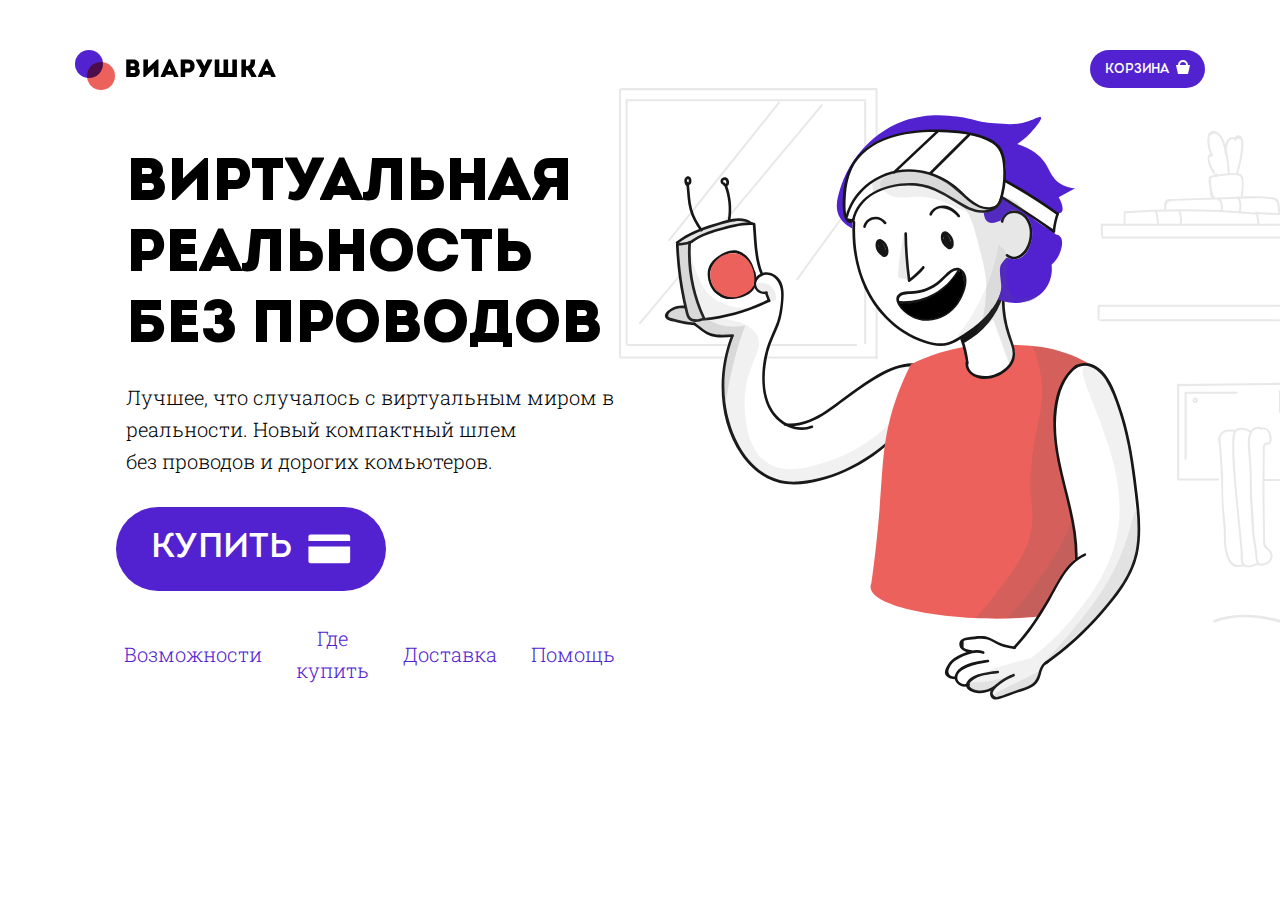
<file: index.html>
<!DOCTYPE html>
<html lang="ru">
<head>
  <meta charset="UTF-8">
  <meta name="viewport" content="width=device-width, initial-scale=1.0">
  <title>Виарушка</title>
  <link rel="stylesheet" href="style/normalize.css">
  <link rel="stylesheet" href="style/style.css">
  <link rel="shortcut icon" href="assets/images/favicon/favicon.svg" type="image/svg">
</head>
<body>
  <div class="wrapper grid-container">
    <header class="header">
      <a href="#"><img class="logo" src="assets/images/svg/header-logo.svg" alt="header logo"></a>
      <button class="button button_small" type="button" name="busket" value="busket">
        <span>Корзина</span>
        <img src="assets/images/svg/busket.svg" alt="busket">
      </button>
    </header>

    <main class="main">
      <h1 class="main__welcome-title">Виртуальная реальность без проводов</h1>
      <p class="main__welcome-contents">Лучшее, что случалось с виртуальным миром в реальности. Новый компактный шлем без проводов и дорогих комьютеров.</p>
      <a class="button button_large" href="pos.html">
        <span>Купить</span>
        <img class="credit-card" src="assets/images/svg/buy-icon.svg" alt="buy button">
      </a>
    </main>

    <div class="bg-img">
      <img class="img-fluid" src="assets/images/svg/main-page-bg.svg" alt="background picture">
    </div>

    <footer class="footer">
      <ul class="footer__nav">
        <li><a href="pos.html">Возможности</a></li>
        <li><a href="pos.html">Где купить</a></li>
        <li><a href="pos.html">Доставка</a></li>
        <li><a href="pos.html">Помощь</a></li>
      </ul>
    </footer>
  </div>
</body>
</html>
</file>
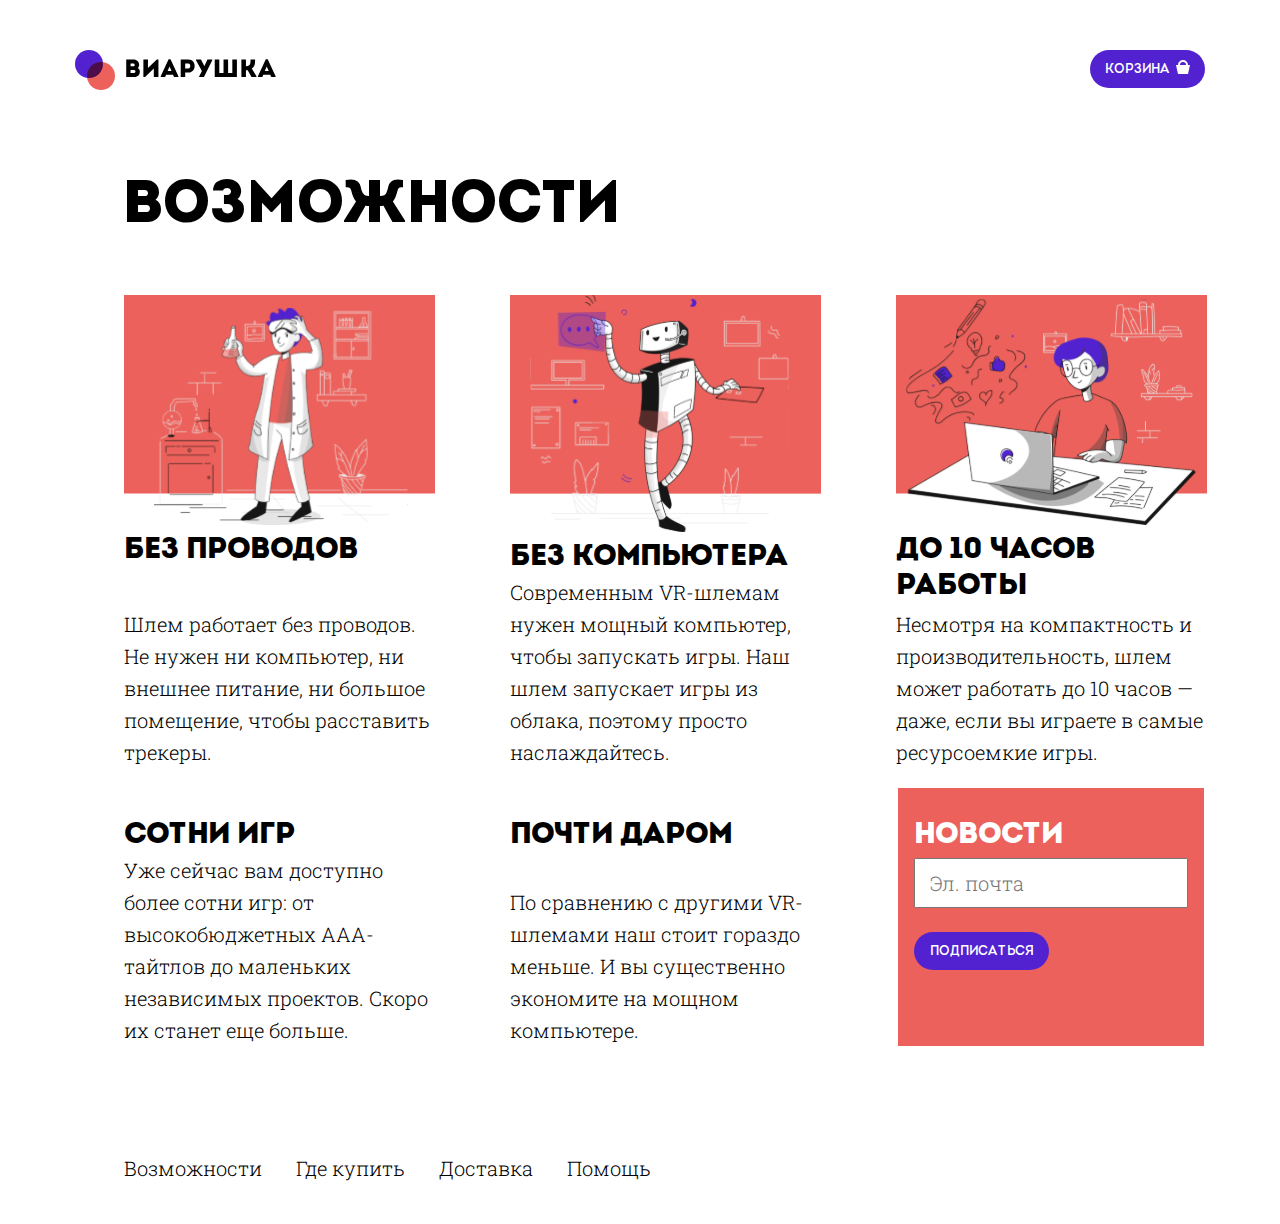
<file: pos.html>
<!DOCTYPE html>
<html lang="ru">
  <head>
    <meta charset="UTF-8">
    <meta name="viewport" content="width=device-width, initial-scale=1.0">
    <title>Виарушка</title>
    <link rel="stylesheet" href="style/normalize.css">
    <link rel="stylesheet" href="style/pos-style.css">
    <link rel="shortcut icon" href="assets/images/favicon/favicon.svg" type="image/svg">
  </head>
<body>
  <div class="wrapper grid-container">
    <header class="header">
      <a href="index.html"><img class="logo" src="assets/images/svg/header-logo.svg" alt="header logo"></a>
      <button class="button button_small" type="button" name="busket" value="busket">
        <span>Корзина</span>
        <img src="assets/images/svg/busket.svg" alt="busket">
      </button>
    </header>

    <main class="main">
      <h1 class="main__welcome-title">Возможности</h1>
      <div class="main__cards-grid">
        <div class="main__card">
          <div class="main__card-img">
            <img class="img-fluid" src="assets/images/svg/ill-1.svg" alt="scientist">
          </div>
          <h3 class="main__card-title">Без проводов</h3>
          <p class="main__card-text">Шлем работает без проводов. Не нужен ни компьютер, ни внешнее питание, ни большое помещение, чтобы расставить трекеры.</p>
        </div>

        <div class="main__card">
          <div class="main__card-img">
            <img class="img-fluid" src="assets/images/svg/ill-2.svg" alt="robot">
          </div>
          <h3 class="main__card-title">Без компьютера</h3>
          <p class="main__card-text">Современным VR-шлемам нужен мощный компьютер, чтобы запускать игры. Наш шлем запускает игры из облака, поэтому просто наслаждайтесь.</p>
        </div>

         <div class="main__card">
          <div class="main__card-img main__card_woimg">
            <img class="img-fluid" src="assets/images/svg/ill-3.svg" alt="computer">
          </div>
          <h3 class="main__card-title">До 10 часов работы</h3>
          <p class="main__card-text">Несмотря на компактность и производительность, шлем может работать до 10 часов — даже, если вы играете в самые ресурсоемкие игры.</p>
        </div>

        <div class="main__card main__card_small">
          <h3 class="main__card-title">Сотни игр</h3>
          <p class="main__card-text">Уже сейчас вам доступно более сотни игр: от высокобюджетных ААА-тайтлов до маленьких независимых проектов. Скоро их станет еще больше.</p>
        </div>

        <div class="main__card main__card_small">
          <h3 class="main__card-title">Почти даром</h3>
          <p class="main__card-text">По сравнению с другими VR-шлемами наш стоит гораздо меньше. И вы существенно экономите на мощном компьютере.</p>
        </div>

        <div class="main__card main__card_signup">
          <h3 class="main__card-title">Новости</h3>
          <input class="main__input" type="email" name="email" placeholder="Эл. почта">
          <button class="button button_small" type="button" name="signup" value="signup">
            <span>Подписаться</span>
          </button>
        </div>
      </div>
    </main>

    <footer class="footer">
      <ul class="footer__nav">
        <li><a href="#">Возможности</a></li>
        <li><a href="index.html">Где купить</a></li>
        <li><a href="#">Доставка</a></li>
        <li><a href="index.html">Помощь</a></li>
      </ul>
    </footer>

  </div>
</body>
</html>
</file>
<file: style/style.css>
@font-face {
  font-family: "IntroR";
  src: url("../assets/fonts/IntroRegular.otf");
  src: url("../assets/fonts/IntroRegular.eot") format("embedded-opentype"), url("../assets/fonts/IntroRegular.ttf") format("truetype"), url("../assets/fonts/IntroRegular.woff") format("woff"), url("../assets/fonts/IntroRegular.woff2") format("woff2");
  font-weight: 400;
  font-style: normal;
}
@font-face {
  font-family: "IntroB";
  src: url("../assets/fonts/IntroBlackRegular.otf");
  src: url("../assets/fonts/IntroBlack.eot") format("embedded-opentype"), url("../assets/fonts/IntroBlack.ttf") format("truetype"), url("../assets/fonts/IntroBlack.woff") format("woff"), url("../assets/fonts/IntroBlack.woff2") format("woff2");
  font-weight: 900;
  font-style: normal;
}
@font-face {
  font-family: "RSL";
  src: url("../assets/fonts/RobotoSlab-Light.ttf") format("truetype");
  src: url("../assets/fonts/RobotoSlab-Light.eot") format("embedded-opentype"), url("../assets/fonts/RobotoSlab-Light.woff") format("woff"), url("../assets/fonts/RobotoSlab-Light.woff2") format("woff2");
  font-weight: 300;
  font-style: normal;
}
/* colors */
html {
  font-family: "RSL", serif;
  font-size: 20px;
  line-height: 1.6;
  font-style: normal;
  font-weight: 300;
  color: #000000;
}
@media all and (max-width: 1240px) {
  html {
    font-size: 18px;
    line-height: 1.4;
  }
}
@media all and (max-width: 768px) {
  html {
    font-size: 16px;
  }
}

.main__welcome-title {
  font-family: "IntroB";
  color: #000000;
  font-size: 60px;
  font-style: normal;
  font-weight: 900;
  line-height: 1.18;
  text-transform: uppercase;
}
@media all and (max-width: 1240px) {
  .main__welcome-title {
    font-size: 45px;
    line-height: 1.1;
  }
}
@media all and (max-width: 768px) {
  .main__welcome-title {
    font-size: 30px;
  }
}

.button_small {
  font-family: "IntroR", sans-serif;
  color: #FFF;
  font-size: 13px;
  font-style: normal;
  font-weight: 400;
  line-height: 1.5;
  text-transform: uppercase;
}
@media all and (max-width: 768px) {
  .button_small {
    font-size: 12px;
  }
}

.button_large {
  font-family: "IntroR", sans-serif;
  color: #FFF;
  font-size: 35px;
  font-style: normal;
  font-weight: 400;
  line-height: 100%;
  text-transform: uppercase;
}
@media all and (max-width: 1240px) {
  .button_large {
    font-size: 27px;
  }
}
@media all and (max-width: 768px) {
  .button_large {
    font-size: 22px;
  }
}

/*general styles*/
.wrapper {
  max-width: 1440px;
  min-width: 320px;
  margin: 0 auto;
}

.grid-container {
  display: grid;
  grid-template-columns: 4.2fr 1fr 4fr;
  grid-template-rows: 10% 1fr 9% 9%;
  column-gap: 0.2rem;
  grid-template-areas: "header header header" "main bg-img bg-img" "main bg-img bg-img" "footer bg-img bg-img";
}
@media all and (max-width: 1440px) {
  .grid-container {
    grid-template-areas: "header header header" "main bg-img bg-img" "footer bg-img bg-img" "footer bg-img bg-img";
  }
}
@media all and (max-width: 1240px) {
  .grid-container {
    grid-template-rows: 15% 1fr 9% 9%;
  }
}
@media all and (max-width: 1020px) {
  .grid-container {
    grid-template-columns: 1fr;
    grid-template-rows: 8% 1.7fr 1fr 10%;
    column-gap: 0;
    grid-template-areas: "header" "bg-img" "main" "footer";
  }
}
@media all and (max-width: 768px) {
  .grid-container {
    grid-template-rows: 10% 1.3fr 1fr 10%;
  }
}
@media all and (max-width: 576px) {
  .grid-container {
    grid-template-rows: 30% 1fr 0.5fr;
    grid-template-areas: "header" "main" "footer";
  }
}

.button_small {
  width: 115px;
  height: 38px;
  border: none;
  border-radius: 100px;
  padding-top: 10px;
  background-color: #5222D0;
  display: flex;
  justify-content: center;
  align-items: flex-start;
  gap: 5px;
  cursor: pointer;
}

.button_large {
  width: 270px;
  height: 84px;
  border: none;
  border-radius: 100px;
  background-color: #5222D0;
  display: flex;
  justify-content: center;
  align-items: center;
  gap: 16.5px;
  line-height: 100%;
  cursor: pointer;
  text-decoration: none;
}
@media all and (max-width: 1240px) {
  .button_large {
    height: 64px;
  }
}
@media all and (max-width: 768px) {
  .button_large {
    width: 220px;
    height: 54px;
  }
  .button_large .credit-card {
    display: none;
  }
}

.img-fluid {
  width: 100%;
  height: auto;
}
@media all and (max-width: 1020px) {
  .img-fluid {
    width: 70%;
  }
}
@media all and (max-width: 768px) {
  .img-fluid {
    width: 60%;
  }
}
@media all and (max-width: 576px) {
  .img-fluid {
    width: 50%;
  }
}

/*header styles*/
.header {
  grid-area: header;
  padding: 50px 75px 0;
  display: flex;
  justify-content: space-between;
  align-items: flex-start;
  line-height: 100%;
}
@media all and (max-width: 1240px) {
  .header {
    align-items: center;
    padding: 20px 75px;
  }
}
@media all and (max-width: 576px) {
  .header {
    padding: 10px 60px;
    display: grid;
    gap: 1rem;
    grid-template-columns: 1fr;
    grid-template-rows: 1fr 1fr;
    align-items: center;
  }
  .header .button {
    justify-self: end;
  }
}

/*main styles*/
.main {
  grid-area: main;
  padding-left: 5.8rem;
}
@media all and (max-width: 1020px) {
  .main {
    padding: 0 4.2rem;
    display: flex;
    flex-direction: column;
    justify-content: center;
    align-items: center;
    text-align: center;
  }
}
@media all and (max-width: 1020px) {
  .main {
    padding: 0 1.25rem;
  }
}
.main__welcome-title {
  padding-top: 4rem;
  padding-left: 0.5rem;
}
@media all and (max-width: 1020px) {
  .main__welcome-title {
    padding-top: 1.5rem;
    padding-left: 0;
  }
}
.main__welcome-contents {
  padding-top: 0.9rem;
  padding-left: 0.5rem;
  padding-bottom: 1.5rem;
}
@media all and (max-width: 1020px) {
  .main__welcome-contents {
    padding-left: 0;
  }
}

/*bg-img styles*/
.bg-img {
  grid-area: bg-img;
  display: flex;
  justify-content: center;
  align-items: center;
}
@media all and (max-width: 1020px) {
  .bg-img {
    padding-top: 2rem;
  }
}
@media all and (max-width: 576px) {
  .bg-img {
    display: none;
  }
}

/*footer styles*/
.footer {
  grid-area: footer;
  padding-left: 6.2rem;
}
@media all and (max-width: 1440px) {
  .footer {
    display: flex;
    align-items: center;
  }
}
@media all and (max-width: 1020px) {
  .footer {
    padding: 0 4.2rem;
    justify-content: center;
  }
}
@media all and (max-width: 1020px) {
  .footer {
    padding: 0 1.25rem;
  }
}
@media all and (max-width: 576px) {
  .footer {
    padding: 2rem 1.25rem;
  }
}
.footer__nav {
  list-style: none;
  display: flex;
  gap: 1.7rem;
  padding: 0;
}
@media all and (max-width: 1440px) {
  .footer__nav {
    align-items: center;
  }
}
@media all and (max-width: 1020px) {
  .footer__nav {
    gap: 3rem;
  }
}
@media all and (max-width: 576px) {
  .footer__nav {
    display: grid;
    grid-template-columns: 1fr 1fr;
    grid-template-rows: 1fr 1fr;
    gap: 1rem 2rem;
  }
}
.footer__nav a {
  text-decoration: none;
  color: #5222D0;
}
@media all and (max-width: 1440px) {
  .footer__nav a {
    display: block;
    text-align: center;
  }
}

/* media break-points: 1440, 1240, 1020, 768, 576 */
</file>
<file: style/pos-style.css>
@font-face {
  font-family: "IntroR";
  src: url("../assets/fonts/IntroRegular.otf");
  src: url("../assets/fonts/IntroRegular.eot") format("embedded-opentype"), url("../assets/fonts/IntroRegular.ttf") format("truetype"), url("../assets/fonts/IntroRegular.woff") format("woff"), url("../assets/fonts/IntroRegular.woff2") format("woff2");
  font-weight: 400;
  font-style: normal;
}
@font-face {
  font-family: "IntroB";
  src: url("../assets/fonts/IntroBlackRegular.otf");
  src: url("../assets/fonts/IntroBlack.eot") format("embedded-opentype"), url("../assets/fonts/IntroBlack.ttf") format("truetype"), url("../assets/fonts/IntroBlack.woff") format("woff"), url("../assets/fonts/IntroBlack.woff2") format("woff2");
  font-weight: 900;
  font-style: normal;
}
@font-face {
  font-family: "RSL";
  src: url("../assets/fonts/RobotoSlab-Light.ttf") format("truetype");
  src: url("../assets/fonts/RobotoSlab-Light.eot") format("embedded-opentype"), url("../assets/fonts/RobotoSlab-Light.woff") format("woff"), url("../assets/fonts/RobotoSlab-Light.woff2") format("woff2");
  font-weight: 300;
  font-style: normal;
}
/* colors */
html {
  font-family: "RSL", serif;
  font-size: 20px;
  line-height: 1.6;
  font-style: normal;
  font-weight: 300;
  color: #000000;
}
@media all and (max-width: 1240px) {
  html {
    font-size: 18px;
    line-height: 1.4;
  }
}
@media all and (max-width: 768px) {
  html {
    font-size: 16px;
  }
}

.main__welcome-title {
  font-family: "IntroB";
  color: #000000;
  font-size: 60px;
  font-style: normal;
  font-weight: 900;
  line-height: 1.18;
  text-transform: uppercase;
}
@media all and (max-width: 1240px) {
  .main__welcome-title {
    font-size: 45px;
    line-height: 1.1;
  }
}
@media all and (max-width: 768px) {
  .main__welcome-title {
    font-size: 30px;
  }
}

.main__card-title {
  font-family: "IntroB";
  color: #000000;
  font-size: 30px;
  font-style: normal;
  font-weight: 400;
  line-height: 1.2;
  text-transform: uppercase;
}
@media all and (max-width: 1240px) {
  .main__card-title {
    font-size: 26px;
    line-height: 1.1;
  }
}
@media all and (max-width: 768px) {
  .main__card-title {
    font-size: 22px;
  }
}

.button_small {
  font-family: "IntroR", sans-serif;
  color: #FFF;
  font-size: 13px;
  font-style: normal;
  font-weight: 400;
  line-height: 1.5;
  text-transform: uppercase;
}
@media all and (max-width: 768px) {
  .button_small {
    font-size: 12px;
  }
}

/*general styles*/
.wrapper {
  max-width: 1440px;
  min-width: 320px;
  margin: 0 auto;
}

.grid-container {
  display: grid;
  grid-template-columns: repeat(3, 1fr);
  grid-template-rows: max-content 1fr max-content;
  grid-template-areas: "header header header" "main main main" "footer footer footer";
}

.button_small {
  width: 115px;
  height: 38px;
  border: none;
  border-radius: 100px;
  padding-top: 10px;
  background-color: #5222D0;
  display: flex;
  justify-content: center;
  align-items: flex-start;
  gap: 5px;
  cursor: pointer;
}

.img-fluid {
  width: 100%;
  height: auto;
}

/*header styles*/
.header {
  grid-area: header;
  padding: 50px 75px 0;
  display: flex;
  justify-content: space-between;
  align-items: flex-start;
  line-height: 100%;
}
@media all and (max-width: 1240px) {
  .header {
    align-items: center;
    padding: 20px 75px;
  }
}
@media all and (max-width: 576px) {
  .header {
    padding: 10px 60px;
    display: grid;
    gap: 1rem;
    grid-template-columns: 1fr;
    grid-template-rows: 1fr 1fr;
    align-items: center;
  }
  .header .button {
    justify-self: end;
  }
}

/*main styles*/
.main {
  grid-area: main;
  padding: 0 1.8rem 0.3rem 4.3rem;
}
@media all and (max-width: 768px) {
  .main {
    padding: 0 1.8rem 0.3rem 1.8rem;
  }
}
.main__cards-grid {
  display: grid;
  grid-template-columns: repeat(3, 1fr);
  grid-template-rows: repeat(2, max-content);
  row-gap: 50px;
  justify-content: space-between;
}
@media all and (max-width: 1020px) {
  .main__cards-grid {
    grid-template-columns: repeat(2, 1fr);
    grid-template-rows: repeat(3, max-content);
  }
}
@media all and (max-width: 768px) {
  .main__cards-grid {
    row-gap: 1.7rem;
  }
}
@media all and (max-width: 576px) {
  .main__cards-grid {
    padding: 0 1rem 0.3rem 1rem;
    grid-template-columns: 1fr;
    grid-auto-rows: max-content;
    justify-items: center;
  }
}
.main__welcome-title {
  padding-top: 4rem;
  padding-bottom: 2.6rem;
  padding-left: 1.8rem;
}
@media all and (max-width: 1020px) {
  .main__welcome-title {
    padding-top: 1.5rem;
  }
}
.main__input {
  width: 100%;
  height: 50px;
  margin-top: 0.2rem;
  margin-bottom: 1.2rem;
  padding-left: 0.7rem;
}
@media all and (max-width: 1020px) {
  .main__card_woimg {
    display: none;
  }
}
.main__card {
  max-width: 440px;
  padding: 0 1.875rem;
  display: grid;
  grid-template-columns: 1fr;
  grid-template-rows: 5.4fr 1fr 3fr;
}
@media all and (max-width: 1440px) {
  .main__card {
    grid-template-rows: max-content 1fr max-content;
  }
}
@media all and (max-width: 576px) {
  .main__card {
    padding: 0;
  }
}
.main__card_small {
  grid-template-rows: 1fr max-content;
}
.main__card_signup {
  display: flex;
  flex-direction: column;
  background-color: #EC615B;
  margin: -1.5rem 2rem 0;
  padding: 1.5rem 0.8rem;
}
@media all and (max-width: 768px) {
  .main__card_signup {
    margin: 0 1.875rem 0;
  }
}
@media all and (max-width: 576px) {
  .main__card_signup {
    margin: 0;
    width: 80%;
    align-items: center;
  }
}
.main__card_signup .main__card-title {
  color: #FFF;
}
.main__card_signup .button {
  width: 135px;
}
@media all and (max-width: 576px) {
  .main__card-title {
    text-align: center;
  }
}
@media all and (max-width: 576px) {
  .main__card-text {
    text-align: justify;
  }
}

/*footer styles*/
.footer {
  grid-area: footer;
  padding: 5rem 6.2rem 2rem;
}
@media all and (max-width: 768px) {
  .footer {
    display: flex;
    align-items: center;
    justify-content: center;
    padding: 2rem 1.25rem;
  }
}
.footer__nav {
  list-style: none;
  display: flex;
  gap: 1.7rem;
  padding: 0;
}
@media all and (max-width: 576px) {
  .footer__nav {
    display: grid;
    grid-template-columns: 1fr 1fr;
    grid-template-rows: 1fr 1fr;
    gap: 1rem 2rem;
  }
}
.footer__nav a {
  text-decoration: none;
  color: #000000;
}
@media all and (max-width: 1440px) {
  .footer__nav a {
    display: block;
    text-align: center;
  }
}

/* media break-points: 1440, 1240, 1020, 768, 576 */
</file>
